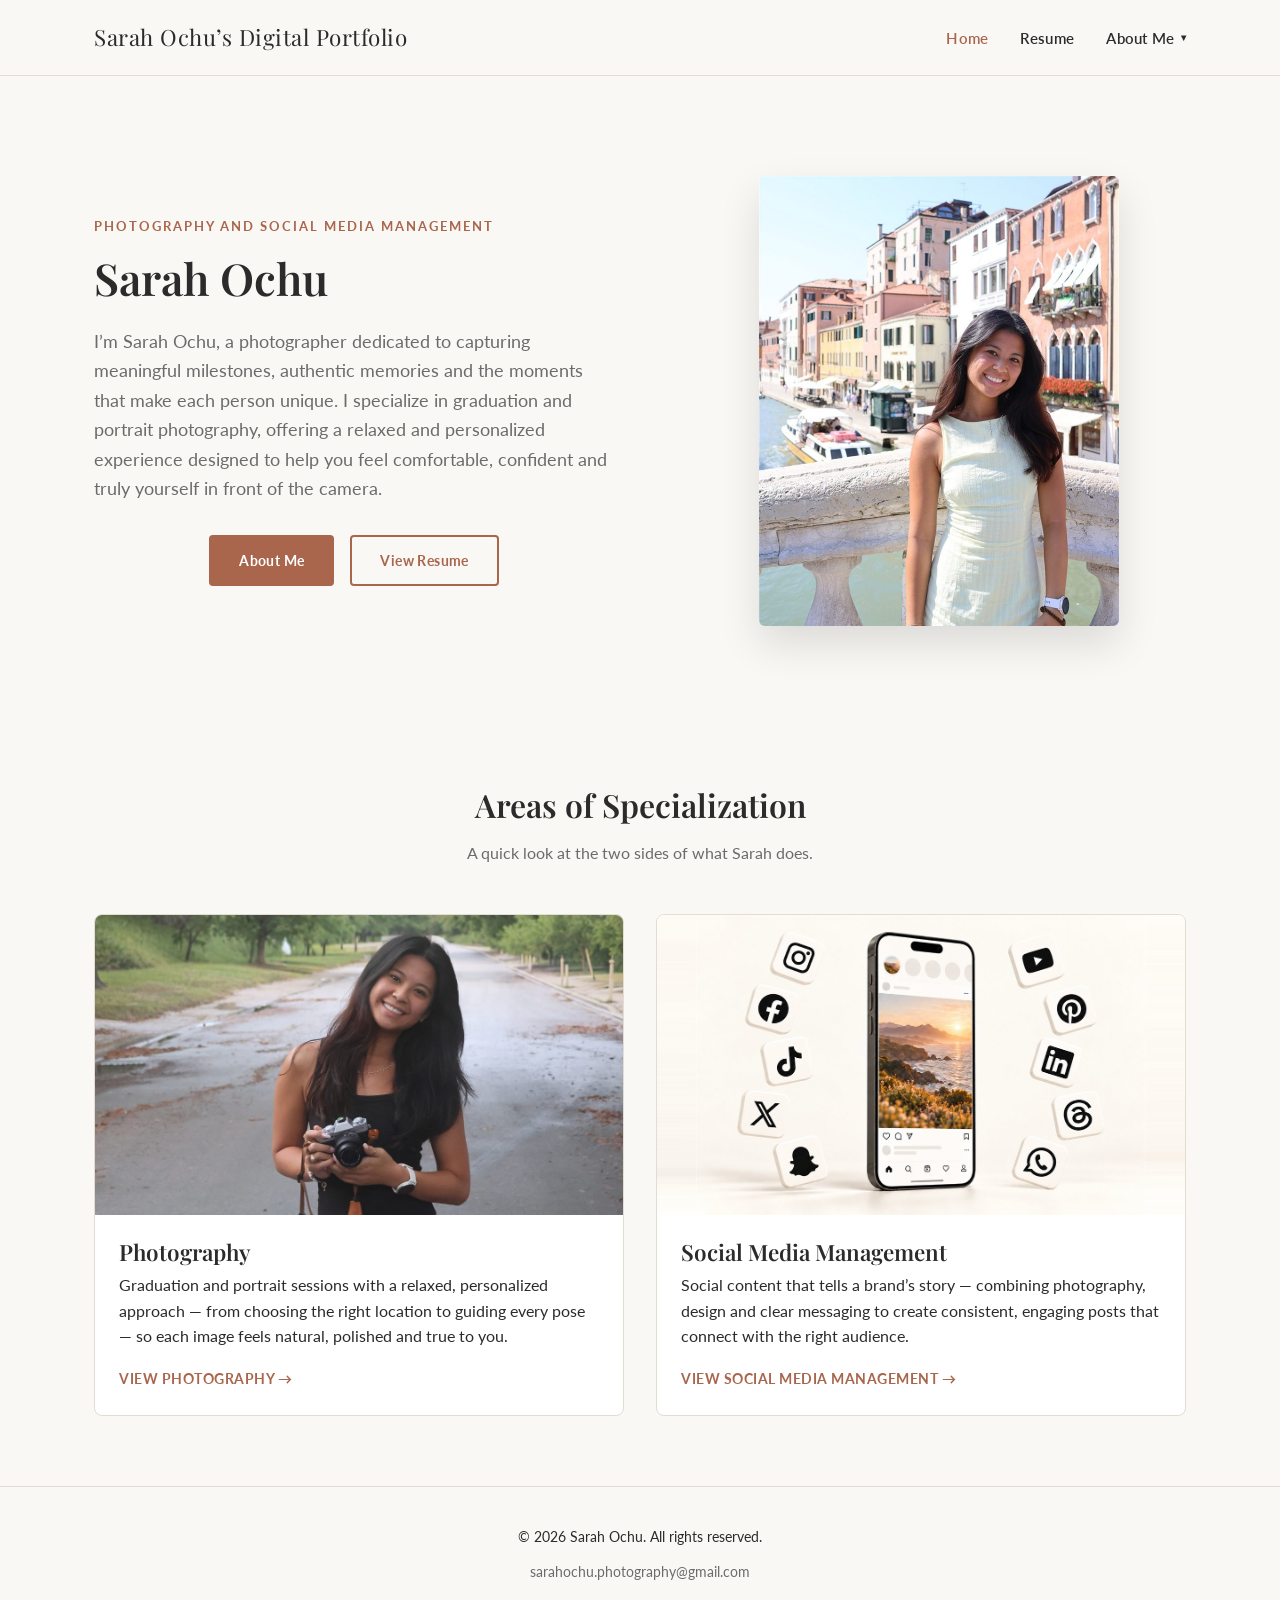
<file: index.html>
<!DOCTYPE html>
<html lang="en">
<head>
  <meta charset="UTF-8">
  <meta name="viewport" content="width=device-width, initial-scale=1.0">
  <title>Sarah Ochu | Photography and Social Media Management</title>
  <meta name="description" content="Portfolio and professional profile of Sarah Ochu — portrait photography and social media management.">
  <link rel="preconnect" href="https://fonts.googleapis.com">
  <link href="https://fonts.googleapis.com/css2?family=Playfair+Display:wght@600;700&family=Lato:wght@400;600;700&display=swap" rel="stylesheet">
  <link rel="stylesheet" href="css/styles.css?v=7">
</head>
<body>

  <header class="site-header">
    <div class="nav-wrap">
      <a href="index.html" class="logo">Sarah Ochu&rsquo;s Digital Portfolio</a>

      <button class="nav-toggle" aria-label="Toggle menu">
        <span></span><span></span><span></span>
      </button>

      <nav class="main-nav">
        <ul>
          <li><a href="index.html">Home</a></li>
          <li><a href="resume.html">Resume</a></li>
          <li class="dropdown">
            <a href="about.html">About Me <span class="caret">&#9662;</span></a>
            <ul class="dropdown-menu">
              <li><a href="about.html">About Me</a></li>
              <li class="has-submenu">
                <a href="#">Areas of Specialization <span class="caret">&#9656;</span></a>
                <ul class="submenu">
                  <li><a href="photography.html">Photography</a></li>
                  <li><a href="social-media-management.html">Social Media Management</a></li>
                </ul>
              </li>
            </ul>
          </li>
        </ul>
      </nav>
    </div>
  </header>

  <main>
    <section class="hero">
      <div class="container hero-split">
        <div class="hero-text">
          <span class="eyebrow">Photography and Social Media Management</span>
          <h1>Sarah Ochu</h1>
          <p class="lead">
            I&rsquo;m Sarah Ochu, a photographer dedicated to capturing meaningful milestones, authentic memories
            and the moments that make each person unique. I specialize in graduation and portrait photography,
            offering a relaxed and personalized experience designed to help you feel comfortable, confident
            and truly yourself in front of the camera.
          </p>
          <div class="btn-row">
            <a href="about.html" class="btn btn-primary">About Me</a>
            <a href="resume.html" class="btn btn-outline">View Resume</a>
          </div>
        </div>
        <img src="images/sarah-hero.jpg" alt="Sarah Ochu on a bridge over a canal in Venice, Italy" class="hero-photo" width="720" height="900">
      </div>
    </section>

    <section class="section">
      <div class="container">
        <div class="section-header">
          <h2>Areas of Specialization</h2>
          <p>A quick look at the two sides of what Sarah does.</p>
        </div>

        <div class="cards-grid">
          <div class="card">
            <img src="images/photography-card.jpg" alt="Sarah Ochu holding a film camera on a tree-lined road" class="card-img" width="1200" height="675">
            <div class="card-body">
              <h3>Photography</h3>
              <p>Graduation and portrait sessions with a relaxed, personalized approach &mdash; from choosing the right location to guiding every pose &mdash; so each image feels natural, polished and true to you.</p>
              <a href="photography.html" class="card-link">View Photography &rarr;</a>
            </div>
          </div>

          <div class="card">
            <img src="images/social-media-graphic.jpg" alt="Phone showing a social media post, surrounded by social platform icons" class="card-img card-img--wide" width="1620" height="675">
            <div class="card-body">
              <h3>Social Media Management</h3>
              <p>Social content that tells a brand&rsquo;s story &mdash; combining photography, design and clear messaging to create consistent, engaging posts that connect with the right audience.</p>
              <a href="social-media-management.html" class="card-link">View Social Media Management &rarr;</a>
            </div>
          </div>
        </div>
      </div>
    </section>
  </main>

  <footer class="site-footer">
    <div class="container">
      <p>&copy; 2026 Sarah Ochu. All rights reserved.</p>
      <p><a href="mailto:sarahochu.photography@gmail.com">sarahochu.photography@gmail.com</a></p>
    </div>
  </footer>

  <script src="js/main.js?v=2"></script>
</body>
</html>
</file>
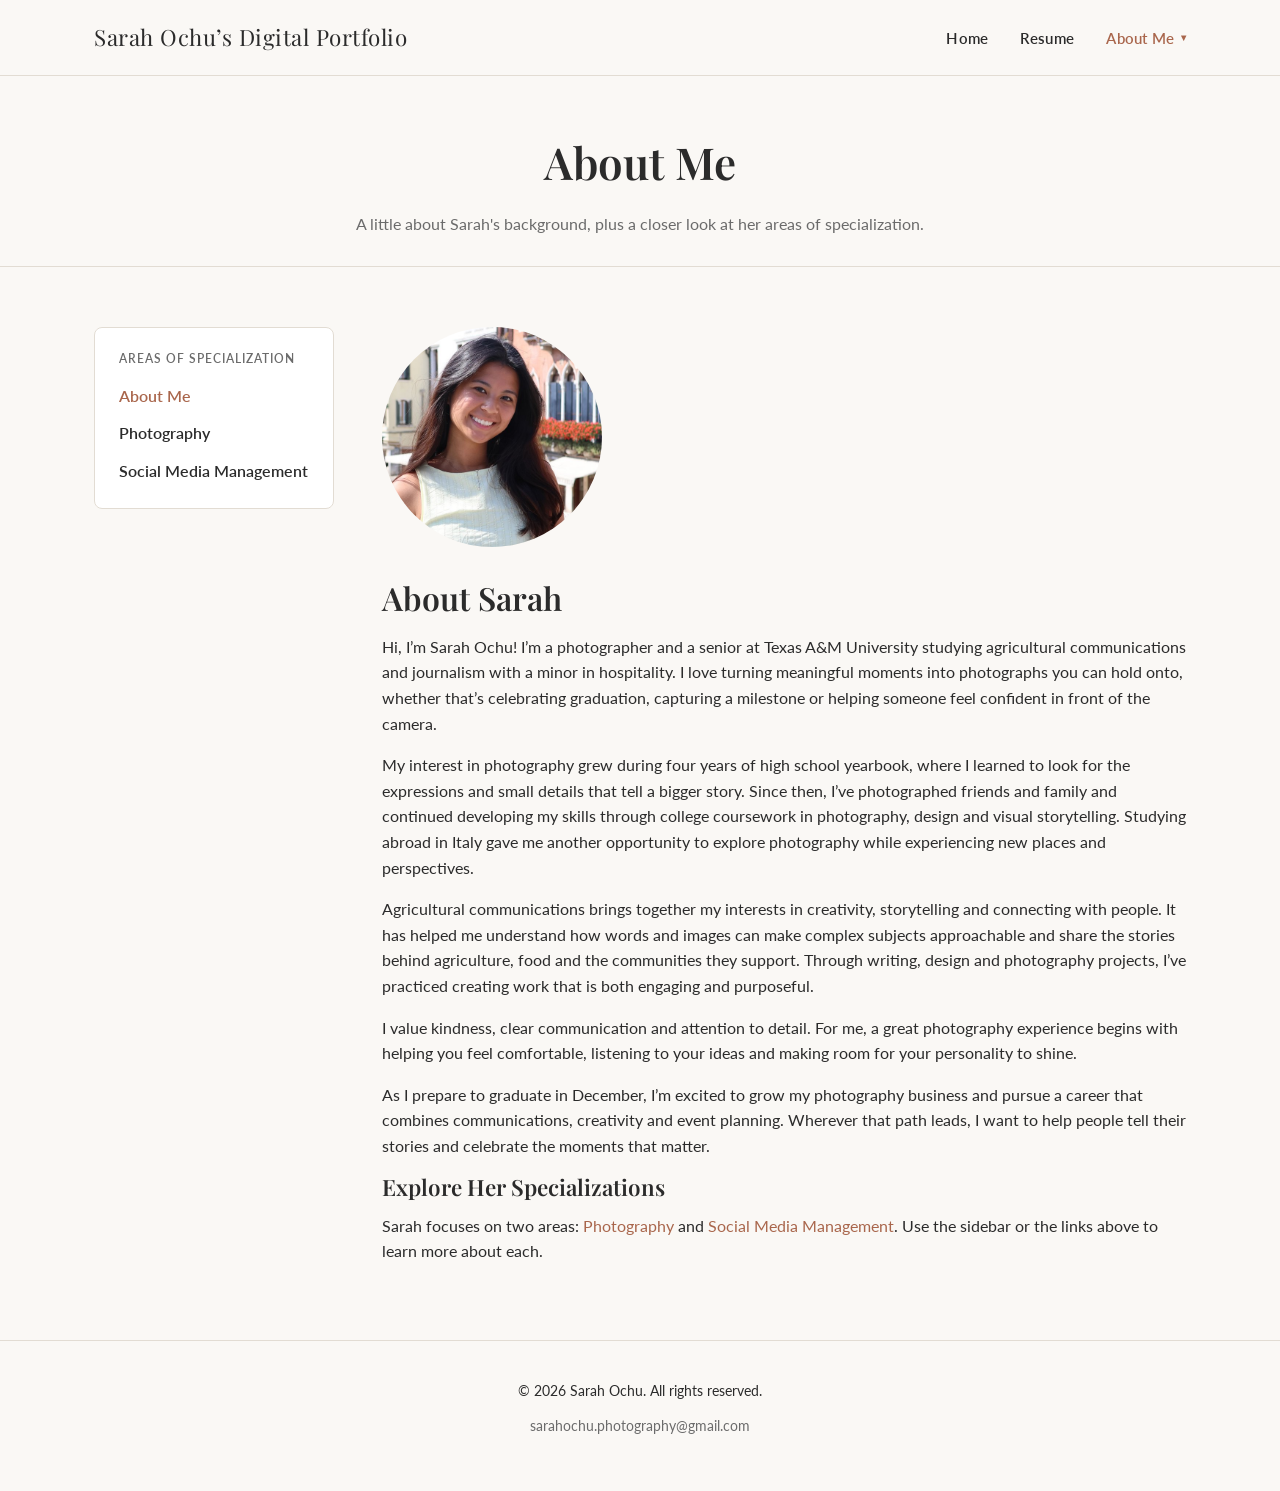
<file: about.html>
<!DOCTYPE html>
<html lang="en">
<head>
  <meta charset="UTF-8">
  <meta name="viewport" content="width=device-width, initial-scale=1.0">
  <title>About Me | Sarah Ochu</title>
  <meta name="description" content="About Sarah Ochu — background and areas of specialization in photography and social media management.">
  <link rel="preconnect" href="https://fonts.googleapis.com">
  <link href="https://fonts.googleapis.com/css2?family=Playfair+Display:wght@600;700&family=Lato:wght@400;600;700&display=swap" rel="stylesheet">
  <link rel="stylesheet" href="css/styles.css?v=7">
</head>
<body>

  <header class="site-header">
    <div class="nav-wrap">
      <a href="index.html" class="logo">Sarah Ochu&rsquo;s Digital Portfolio</a>

      <button class="nav-toggle" aria-label="Toggle menu">
        <span></span><span></span><span></span>
      </button>

      <nav class="main-nav">
        <ul>
          <li><a href="index.html">Home</a></li>
          <li><a href="resume.html">Resume</a></li>
          <li class="dropdown">
            <a href="about.html" class="active">About Me <span class="caret">&#9662;</span></a>
            <ul class="dropdown-menu">
              <li><a href="about.html">About Me</a></li>
              <li class="has-submenu">
                <a href="#">Areas of Specialization <span class="caret">&#9656;</span></a>
                <ul class="submenu">
                  <li><a href="photography.html">Photography</a></li>
                  <li><a href="social-media-management.html">Social Media Management</a></li>
                </ul>
              </li>
            </ul>
          </li>
        </ul>
      </nav>
    </div>
  </header>

  <main>
    <section class="page-header">
      <div class="container">
        <h1>About Me</h1>
        <p>A little about Sarah's background, plus a closer look at her areas of specialization.</p>
      </div>
    </section>

    <section class="container with-sidebar">
      <aside class="sidebar-nav">
        <h4>Areas of Specialization</h4>
        <ul>
          <li><a href="about.html" class="active">About Me</a></li>
          <li><a href="photography.html">Photography</a></li>
          <li><a href="social-media-management.html">Social Media Management</a></li>
        </ul>
      </aside>

      <div class="content-area">
        <img src="images/sarah-headshot.jpg" alt="Sarah Ochu" class="headshot" width="600" height="600">

        <h2>About Sarah</h2>
        <p>
          Hi, I&rsquo;m Sarah Ochu! I&rsquo;m a photographer and a senior at Texas A&amp;M University studying
          agricultural communications and journalism with a minor in hospitality. I love turning meaningful
          moments into photographs you can hold onto, whether that&rsquo;s celebrating graduation, capturing a
          milestone or helping someone feel confident in front of the camera.
        </p>
        <p>
          My interest in photography grew during four years of high school yearbook, where I learned to look
          for the expressions and small details that tell a bigger story. Since then, I&rsquo;ve photographed
          friends and family and continued developing my skills through college coursework in photography,
          design and visual storytelling. Studying abroad in Italy gave me another opportunity to explore
          photography while experiencing new places and perspectives.
        </p>
        <p>
          Agricultural communications brings together my interests in creativity, storytelling and connecting
          with people. It has helped me understand how words and images can make complex subjects approachable
          and share the stories behind agriculture, food and the communities they support. Through writing,
          design and photography projects, I&rsquo;ve practiced creating work that is both engaging and purposeful.
        </p>
        <p>
          I value kindness, clear communication and attention to detail. For me, a great photography experience
          begins with helping you feel comfortable, listening to your ideas and making room for your personality
          to shine.
        </p>
        <p>
          As I prepare to graduate in December, I&rsquo;m excited to grow my photography business and pursue a
          career that combines communications, creativity and event planning. Wherever that path leads, I want
          to help people tell their stories and celebrate the moments that matter.
        </p>

        <h3>Explore Her Specializations</h3>
        <p>
          Sarah focuses on two areas: <a href="photography.html">Photography</a> and
          <a href="social-media-management.html">Social Media Management</a>. Use the sidebar or the
          links above to learn more about each.
        </p>
      </div>
    </section>
  </main>

  <footer class="site-footer">
    <div class="container">
      <p>&copy; 2026 Sarah Ochu. All rights reserved.</p>
      <p><a href="mailto:sarahochu.photography@gmail.com">sarahochu.photography@gmail.com</a></p>
    </div>
  </footer>

  <script src="js/main.js?v=2"></script>
</body>
</html>
</file>
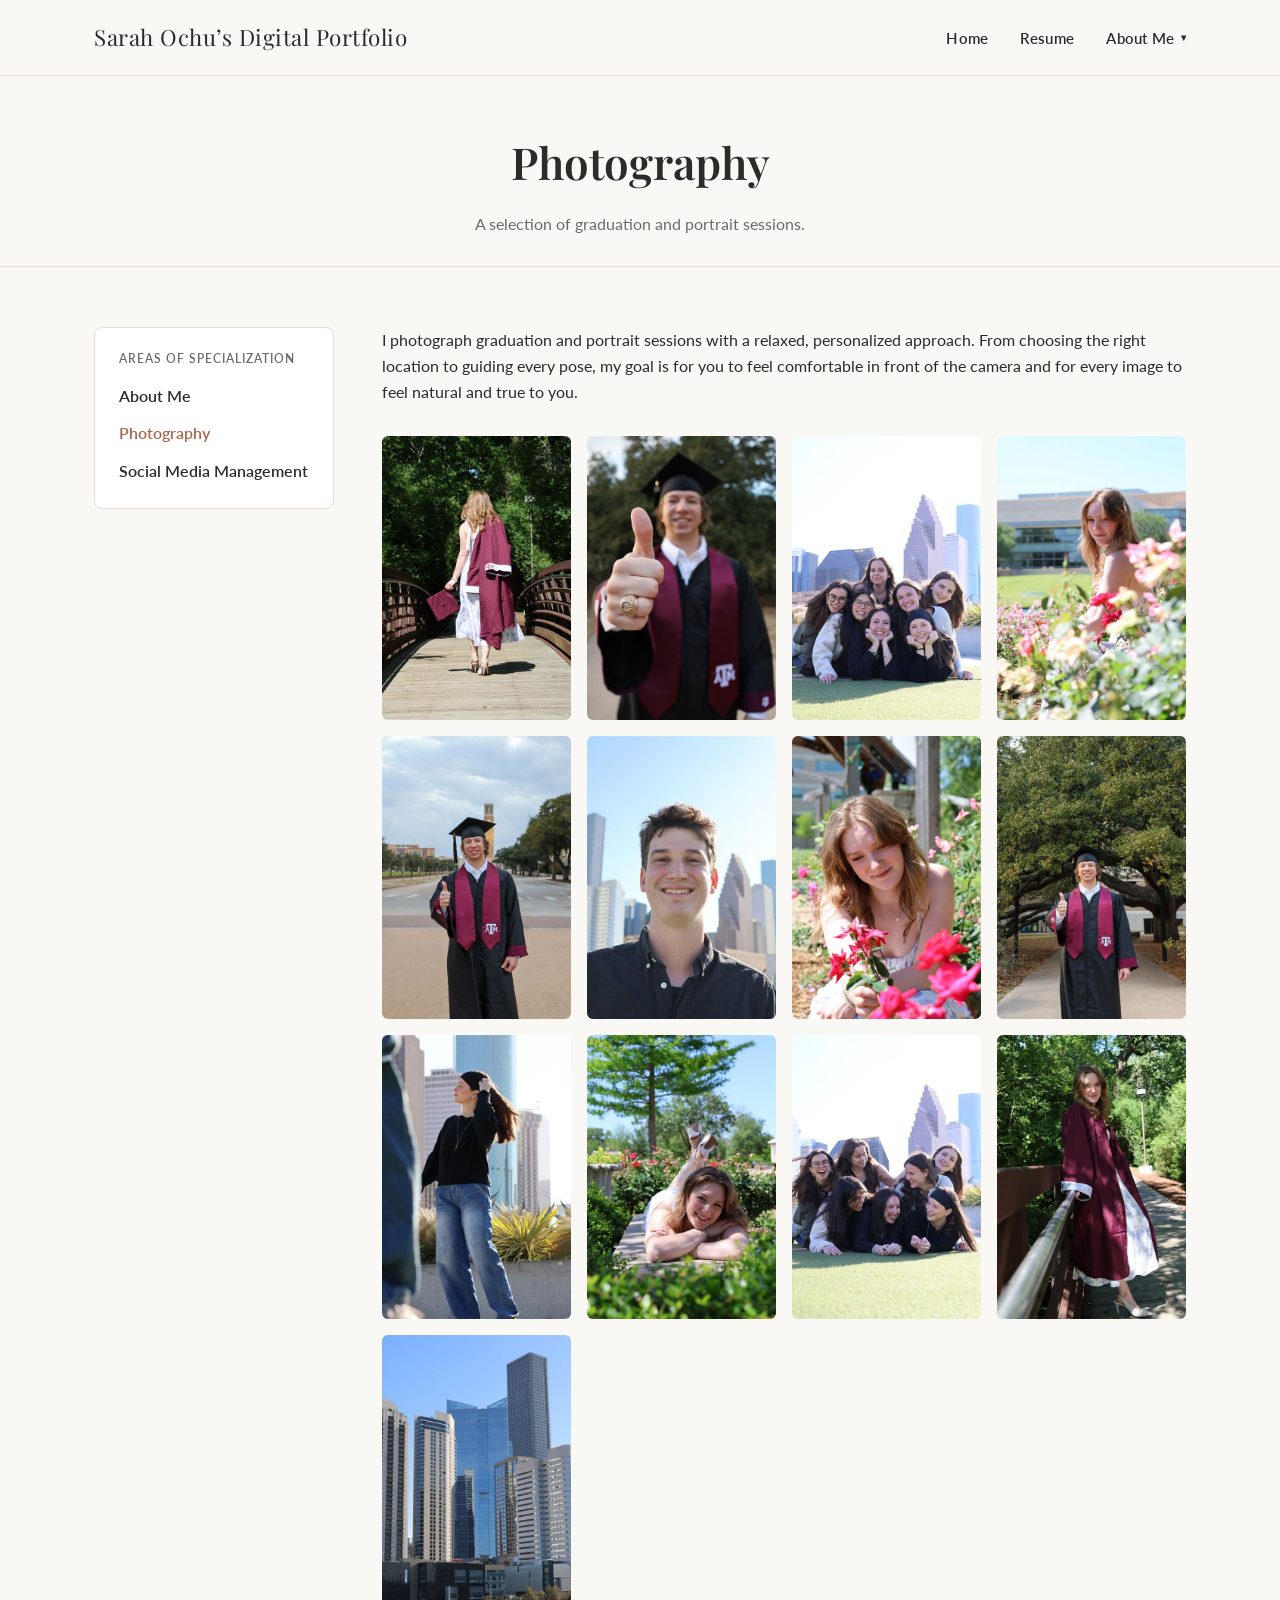
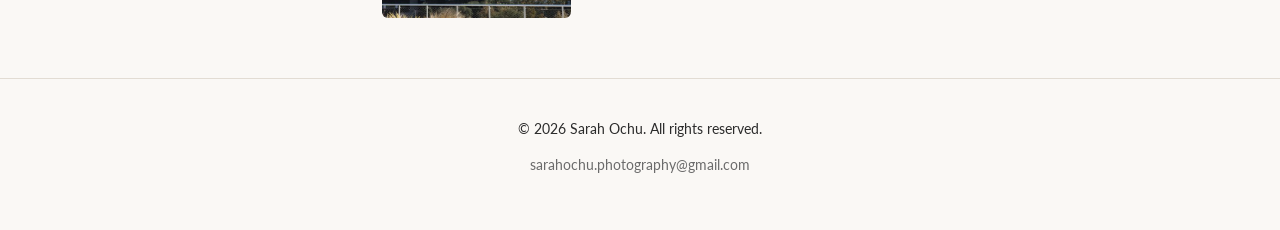
<file: photography.html>
<!DOCTYPE html>
<html lang="en">
<head>
  <meta charset="UTF-8">
  <meta name="viewport" content="width=device-width, initial-scale=1.0">
  <title>Photography | Sarah Ochu</title>
  <meta name="description" content="Portrait photography portfolio by Sarah Ochu.">
  <link rel="preconnect" href="https://fonts.googleapis.com">
  <link href="https://fonts.googleapis.com/css2?family=Playfair+Display:wght@600;700&family=Lato:wght@400;600;700&display=swap" rel="stylesheet">
  <link rel="stylesheet" href="css/styles.css?v=7">
</head>
<body>

  <header class="site-header">
    <div class="nav-wrap">
      <a href="index.html" class="logo">Sarah Ochu&rsquo;s Digital Portfolio</a>

      <button class="nav-toggle" aria-label="Toggle menu">
        <span></span><span></span><span></span>
      </button>

      <nav class="main-nav">
        <ul>
          <li><a href="index.html">Home</a></li>
          <li><a href="resume.html">Resume</a></li>
          <li class="dropdown">
            <a href="about.html">About Me <span class="caret">&#9662;</span></a>
            <ul class="dropdown-menu">
              <li><a href="about.html">About Me</a></li>
              <li class="has-submenu">
                <a href="#">Areas of Specialization <span class="caret">&#9656;</span></a>
                <ul class="submenu">
                  <li><a href="photography.html" class="active">Photography</a></li>
                  <li><a href="social-media-management.html">Social Media Management</a></li>
                </ul>
              </li>
            </ul>
          </li>
        </ul>
      </nav>
    </div>
  </header>

  <main>
    <section class="page-header">
      <div class="container">
        <h1>Photography</h1>
        <p>A selection of graduation and portrait sessions.</p>
      </div>
    </section>

    <section class="container with-sidebar">
      <aside class="sidebar-nav">
        <h4>Areas of Specialization</h4>
        <ul>
          <li><a href="about.html">About Me</a></li>
          <li><a href="photography.html" class="active">Photography</a></li>
          <li><a href="social-media-management.html">Social Media Management</a></li>
        </ul>
      </aside>

      <div class="content-area">
        <p class="gallery-intro">
          I photograph graduation and portrait sessions with a relaxed, personalized approach. From choosing
          the right location to guiding every pose, my goal is for you to feel comfortable in front of the
          camera and for every image to feel natural and true to you.
        </p>

        <div class="photo-grid gallery-grid">
          <a href="images/portfolio/grad-bridge-walk.jpg" class="gallery-item"><img src="images/portfolio/grad-bridge-walk-thumb.jpg" alt="Graduate in a maroon Texas A&amp;M gown walking across a wooden footbridge, cap in hand" width="500" height="750" loading="lazy"></a>
          <a href="images/portfolio/class-ring.jpg" class="gallery-item"><img src="images/portfolio/class-ring-thumb.jpg" alt="Graduate in cap and stole giving a thumbs-up to show off his class ring" width="500" height="750" loading="lazy"></a>
          <a href="images/portfolio/group-skyline-pose.jpg" class="gallery-item"><img src="images/portfolio/group-skyline-pose-thumb.jpg" alt="Seven friends stacked together on the grass, smiling, with the Houston skyline behind them" width="500" height="750" loading="lazy"></a>
          <a href="images/portfolio/rose-garden-glance.jpg" class="gallery-item"><img src="images/portfolio/rose-garden-glance-thumb.jpg" alt="Young woman glancing over her shoulder among pink and red roses" width="500" height="750" loading="lazy"></a>
          <a href="images/portfolio/grad-bell-tower.jpg" class="gallery-item"><img src="images/portfolio/grad-bell-tower-thumb.jpg" alt="Graduate in cap and Texas A&amp;M stole giving a thumbs-up in front of a campus bell tower" width="500" height="750" loading="lazy"></a>
          <a href="images/portfolio/city-skyline-smile.jpg" class="gallery-item"><img src="images/portfolio/city-skyline-smile-thumb.jpg" alt="Young man smiling in front of the Houston skyline on a sunny day" width="500" height="750" loading="lazy"></a>
          <a href="images/portfolio/rose-garden-smile.jpg" class="gallery-item"><img src="images/portfolio/rose-garden-smile-thumb.jpg" alt="Young woman smiling down at red roses in a garden" width="500" height="750" loading="lazy"></a>
          <a href="images/portfolio/grad-oak-trees.jpg" class="gallery-item"><img src="images/portfolio/grad-oak-trees-thumb.jpg" alt="Graduate in cap and Texas A&amp;M stole standing beneath large oak trees" width="500" height="750" loading="lazy"></a>
          <a href="images/portfolio/city-skyline-pose.jpg" class="gallery-item"><img src="images/portfolio/city-skyline-pose-thumb.jpg" alt="Young woman in a black sweater and jeans brushing back her hair against a city skyline" width="500" height="750" loading="lazy"></a>
          <a href="images/portfolio/garden-bench.jpg" class="gallery-item"><img src="images/portfolio/garden-bench-thumb.jpg" alt="Young woman lying on a garden bench, smiling, with her feet raised behind her" width="500" height="750" loading="lazy"></a>
          <a href="images/portfolio/group-skyline-laugh.jpg" class="gallery-item"><img src="images/portfolio/group-skyline-laugh-thumb.jpg" alt="Seven friends piled together on the grass, laughing, with the Houston skyline behind them" width="500" height="750" loading="lazy"></a>
          <a href="images/portfolio/grad-bridge-lean.jpg" class="gallery-item"><img src="images/portfolio/grad-bridge-lean-thumb.jpg" alt="Graduate in a maroon Texas A&amp;M gown leaning against a footbridge railing" width="500" height="750" loading="lazy"></a>
          <a href="images/portfolio/houston-downtown.jpg" class="gallery-item"><img src="images/portfolio/houston-downtown-thumb.jpg" alt="Glass and stone skyscrapers in downtown Houston under a clear blue sky" width="500" height="750" loading="lazy"></a>
        </div>
      </div>
    </section>
  </main>

  <footer class="site-footer">
    <div class="container">
      <p>&copy; 2026 Sarah Ochu. All rights reserved.</p>
      <p><a href="mailto:sarahochu.photography@gmail.com">sarahochu.photography@gmail.com</a></p>
    </div>
  </footer>

  <script src="js/main.js?v=2"></script>
</body>
</html>
</file>
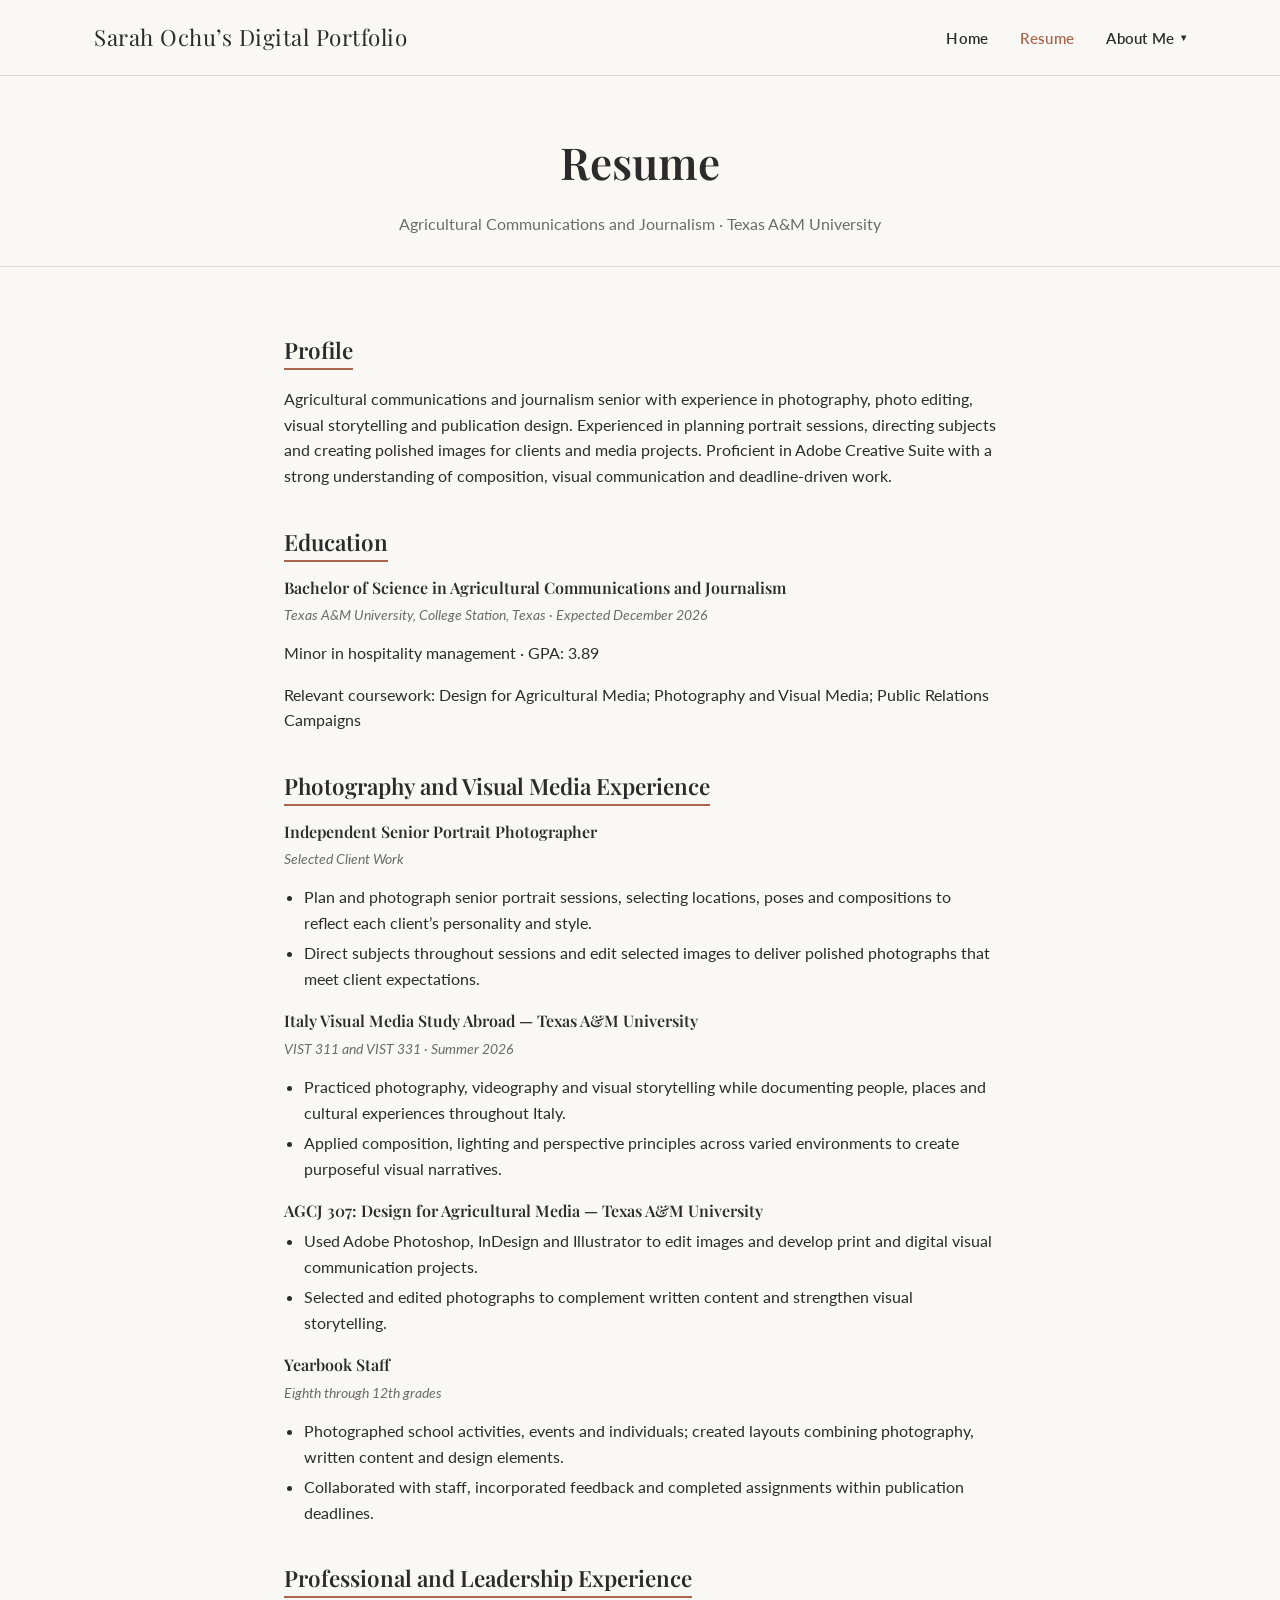
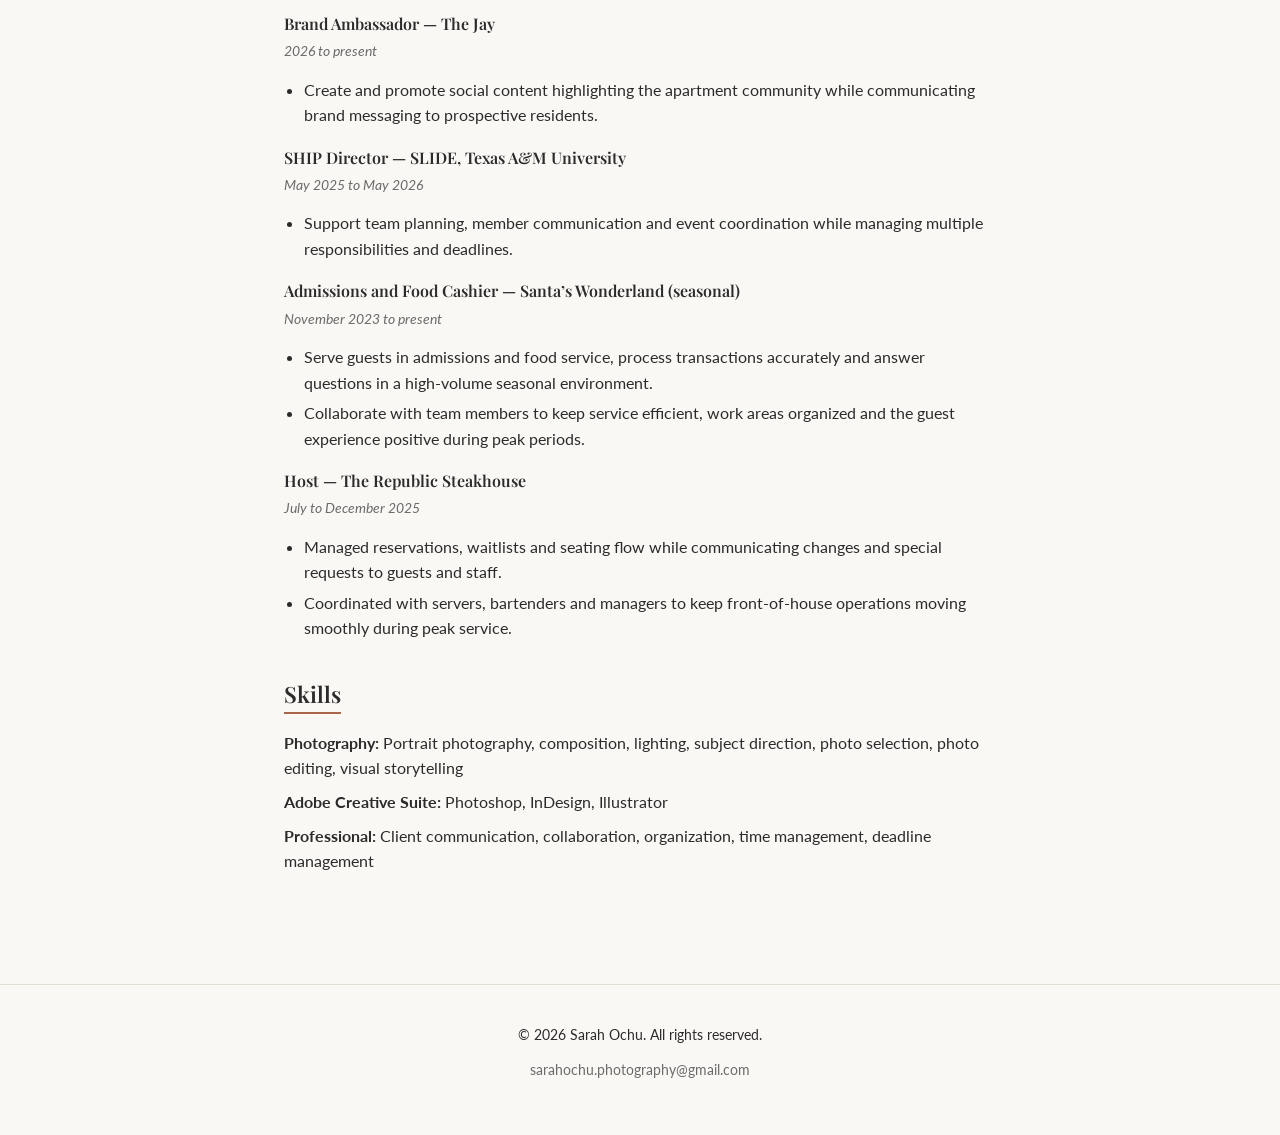
<file: resume.html>
<!DOCTYPE html>
<html lang="en">
<head>
  <meta charset="UTF-8">
  <meta name="viewport" content="width=device-width, initial-scale=1.0">
  <title>Resume | Sarah Ochu</title>
  <meta name="description" content="Resume of Sarah Ochu — experience, education and skills.">
  <link rel="preconnect" href="https://fonts.googleapis.com">
  <link href="https://fonts.googleapis.com/css2?family=Playfair+Display:wght@600;700&family=Lato:wght@400;600;700&display=swap" rel="stylesheet">
  <link rel="stylesheet" href="css/styles.css?v=7">
</head>
<body>

  <header class="site-header">
    <div class="nav-wrap">
      <a href="index.html" class="logo">Sarah Ochu&rsquo;s Digital Portfolio</a>

      <button class="nav-toggle" aria-label="Toggle menu">
        <span></span><span></span><span></span>
      </button>

      <nav class="main-nav">
        <ul>
          <li><a href="index.html">Home</a></li>
          <li><a href="resume.html">Resume</a></li>
          <li class="dropdown">
            <a href="about.html">About Me <span class="caret">&#9662;</span></a>
            <ul class="dropdown-menu">
              <li><a href="about.html">About Me</a></li>
              <li class="has-submenu">
                <a href="#">Areas of Specialization <span class="caret">&#9656;</span></a>
                <ul class="submenu">
                  <li><a href="photography.html">Photography</a></li>
                  <li><a href="social-media-management.html">Social Media Management</a></li>
                </ul>
              </li>
            </ul>
          </li>
        </ul>
      </nav>
    </div>
  </header>

  <main>
    <section class="page-header">
      <div class="container">
        <h1>Resume</h1>
        <p>Agricultural Communications and Journalism &middot; Texas A&amp;M University</p>
      </div>
    </section>

    <section class="section">
      <div class="container" style="max-width: 760px;">

        <div class="resume-section">
          <h3>Profile</h3>
          <p>
            Agricultural communications and journalism senior with experience in photography, photo editing,
            visual storytelling and publication design. Experienced in planning portrait sessions, directing
            subjects and creating polished images for clients and media projects. Proficient in Adobe Creative
            Suite with a strong understanding of composition, visual communication and deadline-driven work.
          </p>
        </div>

        <div class="resume-section">
          <h3>Education</h3>
          <div class="resume-entry">
            <h4>Bachelor of Science in Agricultural Communications and Journalism</h4>
            <p class="meta">Texas A&amp;M University, College Station, Texas &middot; Expected December 2026</p>
            <p>Minor in hospitality management &middot; GPA: 3.89</p>
            <p>Relevant coursework: Design for Agricultural Media; Photography and Visual Media; Public Relations Campaigns</p>
          </div>
        </div>

        <div class="resume-section">
          <h3>Photography and Visual Media Experience</h3>
          <div class="resume-entry">
            <h4>Independent Senior Portrait Photographer</h4>
            <p class="meta">Selected Client Work</p>
            <ul>
              <li>Plan and photograph senior portrait sessions, selecting locations, poses and compositions to reflect each client&rsquo;s personality and style.</li>
              <li>Direct subjects throughout sessions and edit selected images to deliver polished photographs that meet client expectations.</li>
            </ul>
          </div>
          <div class="resume-entry">
            <h4>Italy Visual Media Study Abroad &mdash; Texas A&amp;M University</h4>
            <p class="meta">VIST 311 and VIST 331 &middot; Summer 2026</p>
            <ul>
              <li>Practiced photography, videography and visual storytelling while documenting people, places and cultural experiences throughout Italy.</li>
              <li>Applied composition, lighting and perspective principles across varied environments to create purposeful visual narratives.</li>
            </ul>
          </div>
          <div class="resume-entry">
            <h4>AGCJ 307: Design for Agricultural Media &mdash; Texas A&amp;M University</h4>
            <ul>
              <li>Used Adobe Photoshop, InDesign and Illustrator to edit images and develop print and digital visual communication projects.</li>
              <li>Selected and edited photographs to complement written content and strengthen visual storytelling.</li>
            </ul>
          </div>
          <div class="resume-entry">
            <h4>Yearbook Staff</h4>
            <p class="meta">Eighth through 12th grades</p>
            <ul>
              <li>Photographed school activities, events and individuals; created layouts combining photography, written content and design elements.</li>
              <li>Collaborated with staff, incorporated feedback and completed assignments within publication deadlines.</li>
            </ul>
          </div>
        </div>

        <div class="resume-section">
          <h3>Professional and Leadership Experience</h3>
          <div class="resume-entry">
            <h4>Brand Ambassador &mdash; The Jay</h4>
            <p class="meta">2026 to present</p>
            <ul>
              <li>Create and promote social content highlighting the apartment community while communicating brand messaging to prospective residents.</li>
            </ul>
          </div>
          <div class="resume-entry">
            <h4>SHIP Director &mdash; SLIDE, Texas A&amp;M University</h4>
            <p class="meta">May 2025 to May 2026</p>
            <ul>
              <li>Support team planning, member communication and event coordination while managing multiple responsibilities and deadlines.</li>
            </ul>
          </div>
          <div class="resume-entry">
            <h4>Admissions and Food Cashier &mdash; Santa&rsquo;s Wonderland (seasonal)</h4>
            <p class="meta">November 2023 to present</p>
            <ul>
              <li>Serve guests in admissions and food service, process transactions accurately and answer questions in a high-volume seasonal environment.</li>
              <li>Collaborate with team members to keep service efficient, work areas organized and the guest experience positive during peak periods.</li>
            </ul>
          </div>
          <div class="resume-entry">
            <h4>Host &mdash; The Republic Steakhouse</h4>
            <p class="meta">July to December 2025</p>
            <ul>
              <li>Managed reservations, waitlists and seating flow while communicating changes and special requests to guests and staff.</li>
              <li>Coordinated with servers, bartenders and managers to keep front-of-house operations moving smoothly during peak service.</li>
            </ul>
          </div>
        </div>

        <div class="resume-section">
          <h3>Skills</h3>
          <p><strong>Photography:</strong> Portrait photography, composition, lighting, subject direction, photo selection, photo editing, visual storytelling</p>
          <p><strong>Adobe Creative Suite:</strong> Photoshop, InDesign, Illustrator</p>
          <p><strong>Professional:</strong> Client communication, collaboration, organization, time management, deadline management</p>
        </div>

      </div>
    </section>
  </main>

  <footer class="site-footer">
    <div class="container">
      <p>&copy; 2026 Sarah Ochu. All rights reserved.</p>
      <p><a href="mailto:sarahochu.photography@gmail.com">sarahochu.photography@gmail.com</a></p>
    </div>
  </footer>

  <script src="js/main.js?v=2"></script>
</body>
</html>
</file>
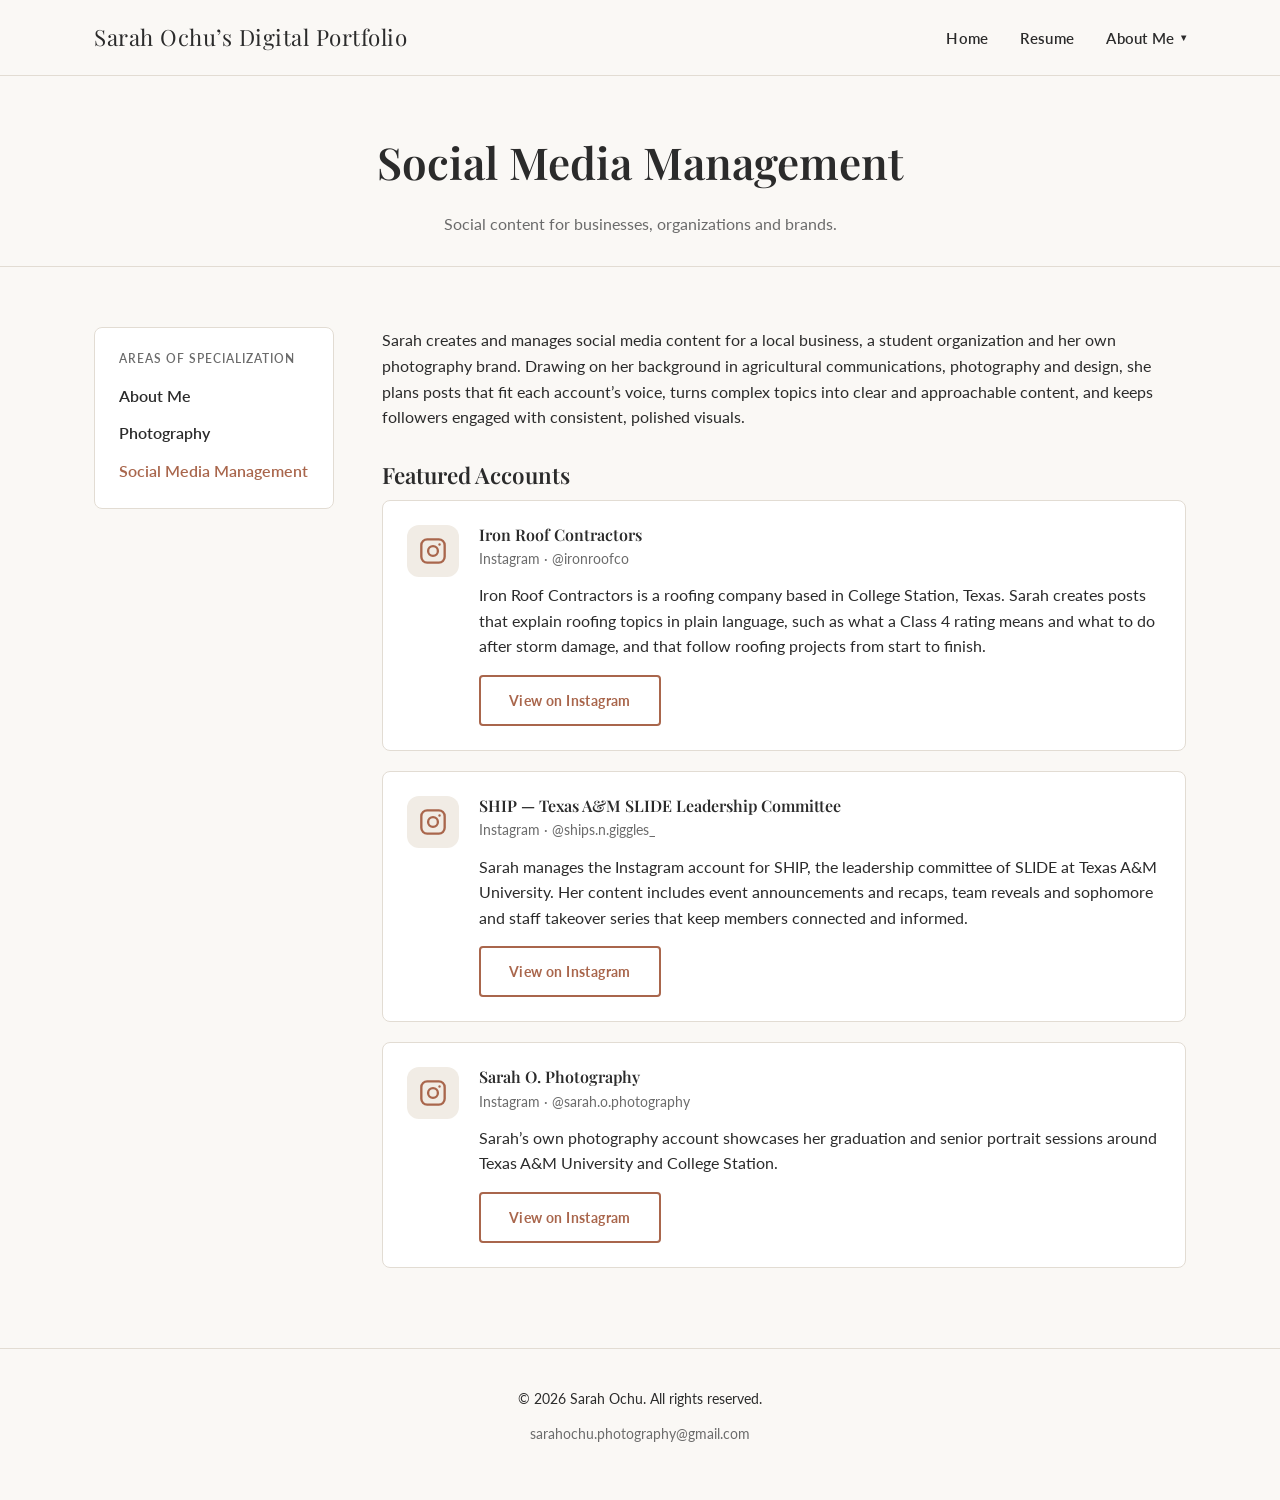
<file: social-media-management.html>
<!DOCTYPE html>
<html lang="en">
<head>
  <meta charset="UTF-8">
  <meta name="viewport" content="width=device-width, initial-scale=1.0">
  <title>Social Media Management | Sarah Ochu</title>
  <meta name="description" content="Social media management services offered by Sarah Ochu.">
  <link rel="preconnect" href="https://fonts.googleapis.com">
  <link href="https://fonts.googleapis.com/css2?family=Playfair+Display:wght@600;700&family=Lato:wght@400;600;700&display=swap" rel="stylesheet">
  <link rel="stylesheet" href="css/styles.css?v=7">
</head>
<body>

  <header class="site-header">
    <div class="nav-wrap">
      <a href="index.html" class="logo">Sarah Ochu&rsquo;s Digital Portfolio</a>

      <button class="nav-toggle" aria-label="Toggle menu">
        <span></span><span></span><span></span>
      </button>

      <nav class="main-nav">
        <ul>
          <li><a href="index.html">Home</a></li>
          <li><a href="resume.html">Resume</a></li>
          <li class="dropdown">
            <a href="about.html">About Me <span class="caret">&#9662;</span></a>
            <ul class="dropdown-menu">
              <li><a href="about.html">About Me</a></li>
              <li class="has-submenu">
                <a href="#">Areas of Specialization <span class="caret">&#9656;</span></a>
                <ul class="submenu">
                  <li><a href="photography.html">Photography</a></li>
                  <li><a href="social-media-management.html" class="active">Social Media Management</a></li>
                </ul>
              </li>
            </ul>
          </li>
        </ul>
      </nav>
    </div>
  </header>

  <main>
    <section class="page-header">
      <div class="container">
        <h1>Social Media Management</h1>
        <p>Social content for businesses, organizations and brands.</p>
      </div>
    </section>

    <section class="container with-sidebar">
      <aside class="sidebar-nav">
        <h4>Areas of Specialization</h4>
        <ul>
          <li><a href="about.html">About Me</a></li>
          <li><a href="photography.html">Photography</a></li>
          <li><a href="social-media-management.html" class="active">Social Media Management</a></li>
        </ul>
      </aside>

      <div class="content-area">
        <p class="gallery-intro">
          Sarah creates and manages social media content for a local business, a student organization and her
          own photography brand. Drawing on her background in agricultural communications, photography and
          design, she plans posts that fit each account&rsquo;s voice, turns complex topics into clear and
          approachable content, and keeps followers engaged with consistent, polished visuals.
        </p>

        <h3>Featured Accounts</h3>
        <div class="account-card">
          <div class="account-icon" aria-hidden="true">
            <svg viewBox="0 0 24 24" width="28" height="28" fill="none" stroke="currentColor" stroke-width="2" stroke-linecap="round" stroke-linejoin="round"><rect x="2" y="2" width="20" height="20" rx="5"/><circle cx="12" cy="12" r="4.2"/><circle cx="17.6" cy="6.4" r="1" fill="currentColor" stroke="none"/></svg>
          </div>
          <div class="account-body">
            <h4>Iron Roof Contractors</h4>
            <p class="account-handle">Instagram &middot; @ironroofco</p>
            <p>
              Iron Roof Contractors is a roofing company based in College Station, Texas. Sarah creates posts that
              explain roofing topics in plain language, such as what a Class 4 rating means and what to do after
              storm damage, and that follow roofing projects from start to finish.
            </p>
            <a href="https://www.instagram.com/ironroofco/" class="btn btn-outline" target="_blank" rel="noopener">View on Instagram</a>
          </div>
        </div>
        <div class="account-card">
          <div class="account-icon" aria-hidden="true">
            <svg viewBox="0 0 24 24" width="28" height="28" fill="none" stroke="currentColor" stroke-width="2" stroke-linecap="round" stroke-linejoin="round"><rect x="2" y="2" width="20" height="20" rx="5"/><circle cx="12" cy="12" r="4.2"/><circle cx="17.6" cy="6.4" r="1" fill="currentColor" stroke="none"/></svg>
          </div>
          <div class="account-body">
            <h4>SHIP &mdash; Texas A&amp;M SLIDE Leadership Committee</h4>
            <p class="account-handle">Instagram &middot; @ships.n.giggles_</p>
            <p>
              Sarah manages the Instagram account for SHIP, the leadership committee of SLIDE at Texas A&amp;M
              University. Her content includes event announcements and recaps, team reveals and sophomore and
              staff takeover series that keep members connected and informed.
            </p>
            <a href="https://www.instagram.com/ships.n.giggles_/" class="btn btn-outline" target="_blank" rel="noopener">View on Instagram</a>
          </div>
        </div>
        <div class="account-card">
          <div class="account-icon" aria-hidden="true">
            <svg viewBox="0 0 24 24" width="28" height="28" fill="none" stroke="currentColor" stroke-width="2" stroke-linecap="round" stroke-linejoin="round"><rect x="2" y="2" width="20" height="20" rx="5"/><circle cx="12" cy="12" r="4.2"/><circle cx="17.6" cy="6.4" r="1" fill="currentColor" stroke="none"/></svg>
          </div>
          <div class="account-body">
            <h4>Sarah O. Photography</h4>
            <p class="account-handle">Instagram &middot; @sarah.o.photography</p>
            <p>
              Sarah&rsquo;s own photography account showcases her graduation and senior portrait sessions around
              Texas A&amp;M University and College Station.
            </p>
            <a href="https://www.instagram.com/sarah.o.photography/" class="btn btn-outline" target="_blank" rel="noopener">View on Instagram</a>
          </div>
        </div>
      </div>
    </section>
  </main>

  <footer class="site-footer">
    <div class="container">
      <p>&copy; 2026 Sarah Ochu. All rights reserved.</p>
      <p><a href="mailto:sarahochu.photography@gmail.com">sarahochu.photography@gmail.com</a></p>
    </div>
  </footer>

  <script src="js/main.js?v=2"></script>
</body>
</html>
</file>
<file: css/styles.css>
/* ---------- Variables ---------- */
:root {
  --color-bg: #faf8f5;
  --color-bg-alt: #f1ece5;
  --color-text: #2b2b2b;
  --color-text-muted: #6b6b6b;
  --color-accent: #a9664c;
  --color-accent-dark: #8a4f39;
  --color-border: #e2dcd3;
  --font-heading: 'Playfair Display', Georgia, serif;
  --font-body: 'Lato', Arial, sans-serif;
  --max-width: 1140px;
  --header-height: 76px;
}

* { box-sizing: border-box; }

html { scroll-behavior: smooth; }

body {
  margin: 0;
  font-family: var(--font-body);
  color: var(--color-text);
  background: var(--color-bg);
  line-height: 1.6;
  -webkit-font-smoothing: antialiased;
}

h1, h2, h3, h4 {
  font-family: var(--font-heading);
  font-weight: 600;
  margin: 0 0 0.5em;
  line-height: 1.2;
}

h1 { font-size: 2.75rem; }
h2 { font-size: 2rem; }
h3 { font-size: 1.4rem; }

p { margin: 0 0 1em; color: var(--color-text); }

a { color: var(--color-accent); text-decoration: none; }
a:hover { color: var(--color-accent-dark); }

img { max-width: 100%; display: block; }

.container {
  max-width: var(--max-width);
  margin: 0 auto;
  padding: 0 24px;
}

/* ---------- Header / Nav ---------- */
.site-header {
  position: sticky;
  top: 0;
  z-index: 100;
  background: var(--color-bg);
  border-bottom: 1px solid var(--color-border);
  height: var(--header-height);
}

.nav-wrap {
  max-width: var(--max-width);
  margin: 0 auto;
  padding: 0 24px;
  height: var(--header-height);
  display: flex;
  align-items: center;
  justify-content: space-between;
}

.logo {
  font-family: var(--font-heading);
  font-size: 1.4rem;
  color: var(--color-text);
  letter-spacing: 0.5px;
}

.nav-toggle {
  display: none;
  flex-direction: column;
  justify-content: center;
  gap: 5px;
  width: 32px;
  height: 32px;
  background: none;
  border: none;
  cursor: pointer;
}
.nav-toggle span {
  display: block;
  height: 2px;
  background: var(--color-text);
  border-radius: 2px;
}

.main-nav ul {
  display: flex;
  align-items: center;
  list-style: none;
  margin: 0;
  padding: 0;
  gap: 2rem;
}

.main-nav > ul > li {
  position: relative;
}

.main-nav a {
  color: var(--color-text);
  font-weight: 600;
  font-size: 0.95rem;
  letter-spacing: 0.3px;
  padding: 8px 0;
  display: inline-flex;
  align-items: center;
  gap: 4px;
}

.main-nav a:hover,
.main-nav a.active {
  color: var(--color-accent);
}

.caret {
  font-size: 0.6rem;
  margin-left: 2px;
  transition: transform 0.2s ease;
}

/* Dropdown (level 1) */
.dropdown > .dropdown-menu {
  position: absolute;
  top: 100%;
  right: 0;
  background: #fff;
  border: 1px solid var(--color-border);
  border-radius: 6px;
  box-shadow: 0 10px 24px rgba(0,0,0,0.08);
  min-width: 240px;
  padding: 8px;
  opacity: 0;
  visibility: hidden;
  transform: translateY(6px);
  transition: all 0.18s ease;
}

.dropdown.open > .dropdown-menu,
.dropdown:hover > .dropdown-menu {
  opacity: 1;
  visibility: visible;
  transform: translateY(0);
}

.dropdown-menu li {
  position: relative;
}

.dropdown-menu a {
  display: flex;
  justify-content: space-between;
  padding: 10px 12px;
  border-radius: 4px;
  font-weight: 500;
  color: var(--color-text);
  white-space: nowrap;
}

.dropdown-menu a:hover {
  background: var(--color-bg-alt);
  color: var(--color-accent-dark);
}

/* Nested flyout (level 2 - sidebar style) */
.has-submenu > .submenu {
  position: absolute;
  top: -8px;
  right: 100%;
  left: auto;
  background: #fff;
  border: 1px solid var(--color-border);
  border-radius: 6px;
  box-shadow: 0 10px 24px rgba(0,0,0,0.08);
  min-width: 220px;
  padding: 8px;
  opacity: 0;
  visibility: hidden;
  transform: translateX(-6px);
  transition: all 0.18s ease;
}

.has-submenu.open > .submenu,
.has-submenu:hover > .submenu {
  opacity: 1;
  visibility: visible;
  transform: translateX(0);
}

/* ---------- Hero ---------- */
.hero {
  padding: 100px 0 90px;
  text-align: center;
}

.hero-inner { max-width: 720px; margin: 0 auto; }

.hero-split {
  display: grid;
  grid-template-columns: 1.1fr 1fr;
  gap: 3.5rem;
  align-items: center;
  text-align: left;
}

.hero-split .hero-text { max-width: 520px; }

.hero-photo {
  width: 100%;
  max-width: 360px;
  justify-self: center;
  height: auto;
  aspect-ratio: 4 / 5;
  object-fit: cover;
  border-radius: 6px;
  box-shadow: 0 18px 40px rgba(0, 0, 0, 0.12);
}

.headshot {
  width: 220px;
  height: 220px;
  border-radius: 50%;
  object-fit: cover;
  margin-bottom: 2rem;
}

.hero .eyebrow {
  text-transform: uppercase;
  letter-spacing: 2px;
  color: var(--color-accent);
  font-weight: 700;
  font-size: 0.8rem;
  margin-bottom: 1rem;
  display: block;
}

.hero p.lead {
  font-size: 1.15rem;
  color: var(--color-text-muted);
  margin-bottom: 2rem;
}

.btn {
  display: inline-block;
  padding: 12px 28px;
  border-radius: 4px;
  font-weight: 700;
  font-size: 0.9rem;
  letter-spacing: 0.4px;
  border: 2px solid var(--color-accent);
  transition: all 0.18s ease;
}

.btn-primary {
  background: var(--color-accent);
  color: #fff;
}
.btn-primary:hover {
  background: var(--color-accent-dark);
  border-color: var(--color-accent-dark);
  color: #fff;
}

.btn-outline {
  background: transparent;
  color: var(--color-accent);
}
.btn-outline:hover {
  background: var(--color-accent);
  color: #fff;
}

.btn-row { display: flex; gap: 1rem; justify-content: center; flex-wrap: wrap; }

/* Placeholder image blocks (swap for real photos later) */
.placeholder-img {
  background: linear-gradient(135deg, var(--color-bg-alt), var(--color-border));
  border: 1px dashed #c8bfb2;
  color: var(--color-text-muted);
  display: flex;
  align-items: center;
  justify-content: center;
  font-size: 0.85rem;
  text-align: center;
  border-radius: 6px;
}

.hero-image.placeholder-img {
  max-width: 900px;
  margin: 0 auto;
  height: 420px;
}

/* ---------- Sections ---------- */
.section {
  padding: 70px 0;
}

.section-alt {
  background: var(--color-bg-alt);
}

.section-header {
  text-align: center;
  max-width: 640px;
  margin: 0 auto 3rem;
}

.section-header p { color: var(--color-text-muted); }

/* Specialization cards (Home preview) */
.cards-grid {
  display: grid;
  grid-template-columns: repeat(2, 1fr);
  gap: 2rem;
}

.card {
  background: #fff;
  border: 1px solid var(--color-border);
  border-radius: 8px;
  overflow: hidden;
  transition: transform 0.18s ease, box-shadow 0.18s ease;
}

.card:hover {
  transform: translateY(-4px);
  box-shadow: 0 16px 32px rgba(0,0,0,0.08);
}

.card .placeholder-img { height: 300px; border-radius: 0; }

.card-img {
  display: block;
  width: 100%;
  height: 300px;
  object-fit: cover;
  object-position: center 30%;
}

/* Wide graphic padded on both sides; centered so the subject is never cropped */
.card-img--wide { object-position: center; }

.card-body { padding: 1.5rem; }

.card-body h3 { margin-bottom: 0.4rem; }

.card-body a.card-link {
  font-weight: 700;
  font-size: 0.85rem;
  text-transform: uppercase;
  letter-spacing: 0.5px;
}

/* Photo grid (gallery pages) */
.photo-grid {
  display: grid;
  grid-template-columns: repeat(3, 1fr);
  gap: 1.25rem;
}

.photo-grid .placeholder-img { height: 240px; }

.gallery-intro { margin-bottom: 2rem; }

/* Portfolio grid: 4 across on desktop, 2 across on tablets and phones */
.gallery-grid { grid-template-columns: repeat(4, 1fr); gap: 1rem; }

.gallery-item {
  display: block;
  overflow: hidden;
  border-radius: 6px;
  aspect-ratio: 2 / 3;
  background: var(--color-bg-alt);
}

.gallery-item img {
  width: 100%;
  height: 100%;
  object-fit: cover;
  transition: transform 0.3s ease;
}

.gallery-item:hover img { transform: scale(1.04); }

/* ---------- Social media: featured account cards ---------- */
.account-card {
  display: flex;
  gap: 1.25rem;
  align-items: flex-start;
  background: #fff;
  border: 1px solid var(--color-border);
  border-radius: 8px;
  padding: 1.5rem;
  margin-bottom: 1.25rem;
}

.account-icon {
  flex: 0 0 auto;
  width: 52px;
  height: 52px;
  border-radius: 12px;
  background: var(--color-bg-alt);
  color: var(--color-accent);
  display: flex;
  align-items: center;
  justify-content: center;
}

.account-body h4 { margin-bottom: 0.2rem; }

.account-handle {
  color: var(--color-text-muted);
  font-size: 0.9rem;
  margin-bottom: 0.75rem;
}

/* ---------- Lightbox ---------- */
.lightbox {
  position: fixed;
  inset: 0;
  z-index: 1000;
  background: rgba(20, 16, 12, 0.92);
  display: none;
  align-items: center;
  justify-content: center;
  padding: 2rem 4rem;
}

.lightbox.open { display: flex; }

.lightbox img {
  max-width: 100%;
  max-height: 100%;
  border-radius: 4px;
  box-shadow: 0 20px 50px rgba(0, 0, 0, 0.4);
}

.lightbox button {
  position: absolute;
  background: none;
  border: none;
  color: #fff;
  font-size: 2.5rem;
  line-height: 1;
  cursor: pointer;
  padding: 0.5rem 0.75rem;
  opacity: 0.8;
}

.lightbox button:hover { opacity: 1; }
.lightbox .lb-close { top: 1rem; right: 1rem; }
.lightbox .lb-prev { left: 0.5rem; top: 50%; transform: translateY(-50%); }
.lightbox .lb-next { right: 0.5rem; top: 50%; transform: translateY(-50%); }

/* ---------- Page layout with sidebar (About section) ---------- */
.page-header {
  padding: 60px 0 30px;
  text-align: center;
  border-bottom: 1px solid var(--color-border);
}

.page-header p { color: var(--color-text-muted); max-width: 600px; margin: 0.5rem auto 0; }

.with-sidebar {
  display: grid;
  grid-template-columns: 240px 1fr;
  gap: 3rem;
  padding-top: 60px;
  padding-bottom: 60px;
  align-items: start;
}

.sidebar-nav {
  border: 1px solid var(--color-border);
  border-radius: 8px;
  padding: 1.5rem;
  background: #fff;
  position: sticky;
  top: calc(var(--header-height) + 24px);
}

.sidebar-nav h4 {
  text-transform: uppercase;
  font-size: 0.75rem;
  letter-spacing: 1px;
  color: var(--color-text-muted);
  font-family: var(--font-body);
  margin-bottom: 1rem;
}

.sidebar-nav ul {
  list-style: none;
  margin: 0;
  padding: 0;
  display: flex;
  flex-direction: column;
  gap: 0.75rem;
}

.sidebar-nav a {
  color: var(--color-text);
  font-weight: 600;
}

.sidebar-nav a.active,
.sidebar-nav a:hover {
  color: var(--color-accent);
}

.content-area .placeholder-note {
  background: #fff8ec;
  border: 1px solid #ecd9ab;
  color: #7a5c17;
  padding: 1rem 1.25rem;
  border-radius: 6px;
  font-size: 0.9rem;
  margin-bottom: 2rem;
}

/* ---------- Resume page ---------- */
.resume-section { margin-bottom: 2.5rem; }
.resume-section h3 {
  border-bottom: 2px solid var(--color-accent);
  display: inline-block;
  padding-bottom: 4px;
  margin-bottom: 1rem;
}
.resume-entry { margin-bottom: 1.25rem; }
.resume-entry .meta {
  color: var(--color-text-muted);
  font-size: 0.85rem;
  font-style: italic;
}
.resume-entry ul { list-style: disc; padding-left: 1.25rem; margin: 0.4rem 0 0; }
.resume-entry li { margin-bottom: 0.3rem; }
.resume-section > p { margin-bottom: 0.5rem; }

/* ---------- Footer ---------- */
.site-footer {
  border-top: 1px solid var(--color-border);
  padding: 2.5rem 0;
  text-align: center;
  color: var(--color-text-muted);
  font-size: 0.85rem;
}

.site-footer a { color: var(--color-text-muted); }
.site-footer a:hover { color: var(--color-accent); }

/* ---------- Responsive ---------- */
@media (max-width: 860px) {
  .cards-grid { grid-template-columns: 1fr; }
  .photo-grid { grid-template-columns: repeat(2, 1fr); }
  .gallery-grid { grid-template-columns: repeat(2, 1fr); }
  .with-sidebar { grid-template-columns: 1fr; }
  .sidebar-nav { position: static; }
}

@media (max-width: 720px) {
  .nav-toggle { display: flex; }
  .logo { font-size: 1.1rem; }
  .card-img--wide { height: auto; aspect-ratio: 1012 / 675; object-fit: cover; }

  .main-nav {
    position: fixed;
    top: var(--header-height);
    left: 0;
    right: 0;
    bottom: 0;
    background: var(--color-bg);
    transform: translateX(100%);
    transition: transform 0.2s ease;
    overflow-y: auto;
    padding: 1.5rem;
  }

  .main-nav.open { transform: translateX(0); }

  .main-nav ul {
    flex-direction: column;
    align-items: flex-start;
    width: 100%;
    gap: 0.25rem;
  }

  .main-nav > ul > li { width: 100%; }

  .dropdown > .dropdown-menu,
  .has-submenu > .submenu {
    position: static;
    opacity: 1;
    visibility: visible;
    transform: none;
    box-shadow: none;
    border: none;
    display: none;
    width: 100%;
    margin-left: 1rem;
  }

  .dropdown.open > .dropdown-menu,
  .has-submenu.open > .submenu {
    display: block;
  }

  h1 { font-size: 2.1rem; }
  .hero { padding: 60px 0; }
  .hero-split { grid-template-columns: 1fr; gap: 2rem; text-align: center; }
  .hero-split .hero-text { max-width: none; }
  .hero-photo { max-width: 300px; margin: 0 auto; }
  .photo-grid { grid-template-columns: 1fr; }
  .gallery-grid { grid-template-columns: repeat(2, 1fr); gap: 0.6rem; }
  .lightbox { padding: 3.5rem 0.5rem; }
}
</file>
